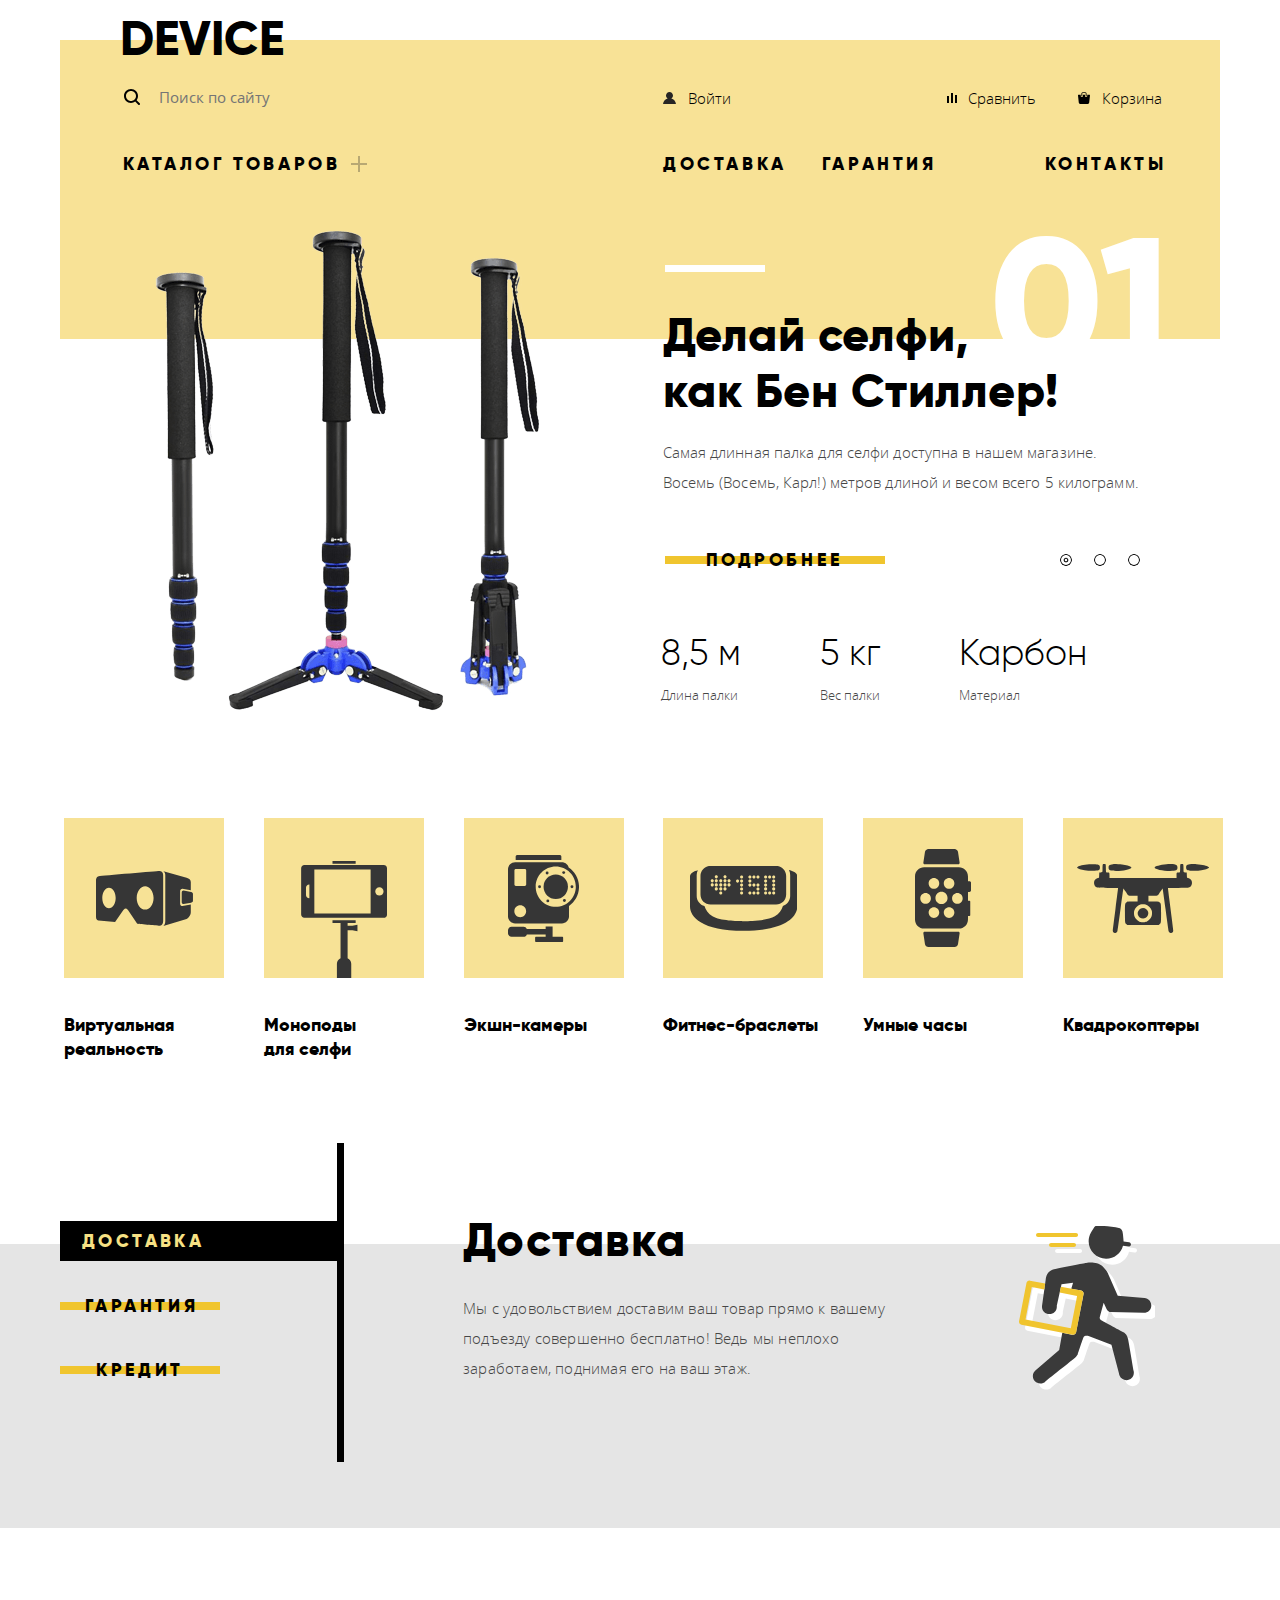
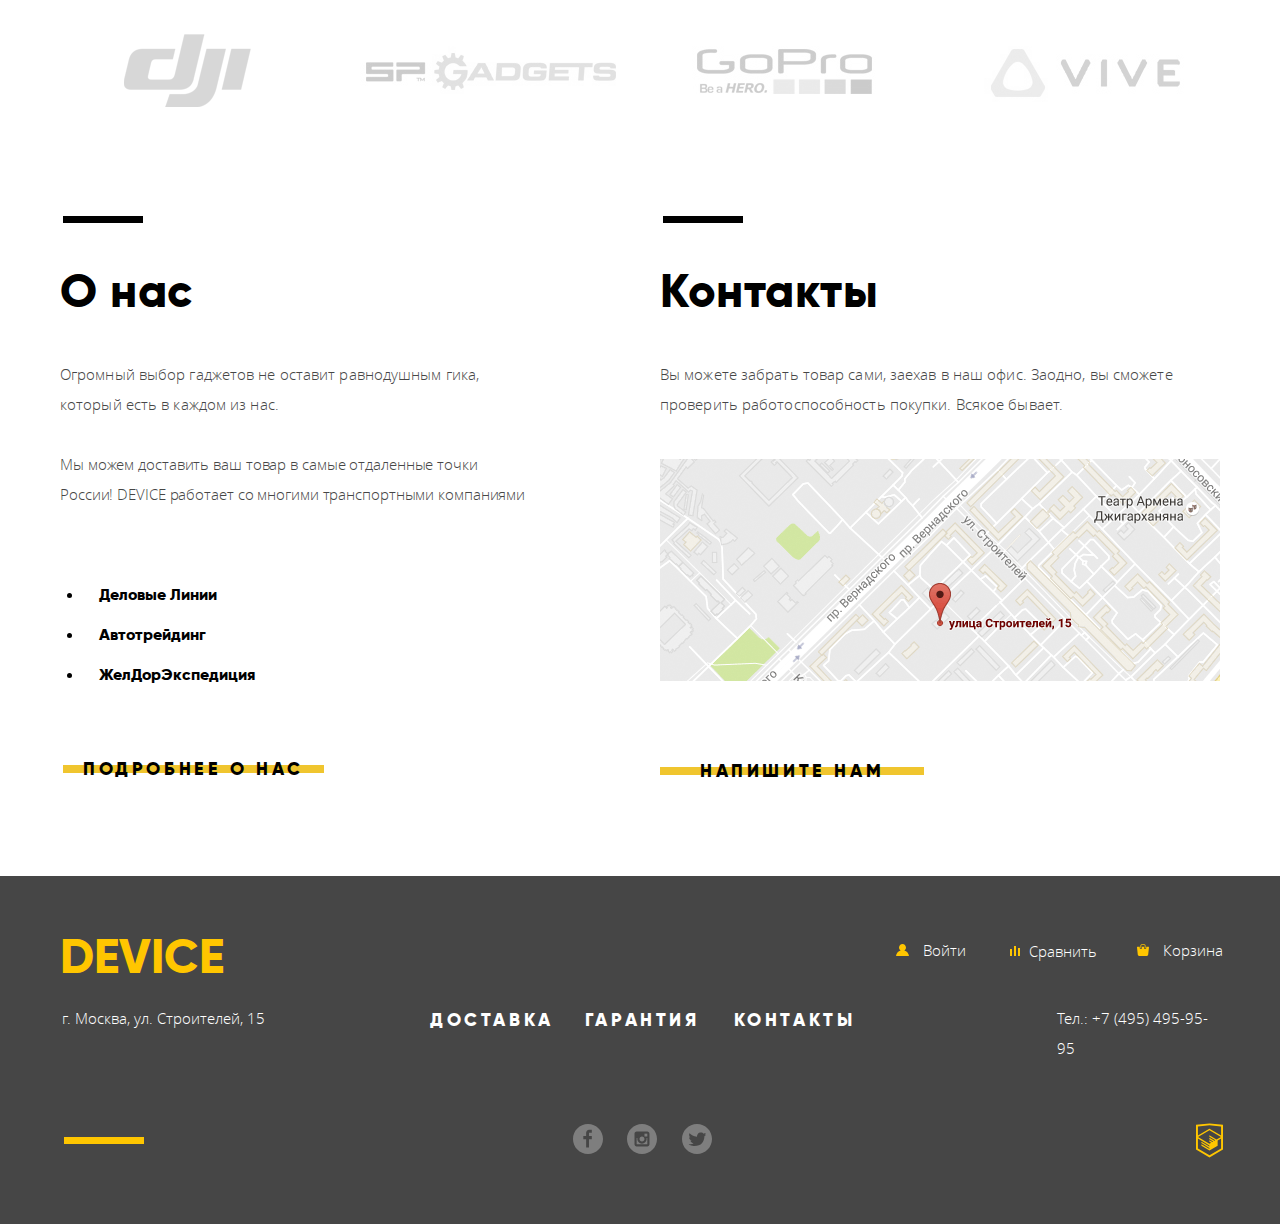
<file: index.html>
<!DOCTYPE html>
<html lang="ru">

<head>
  <meta charset="utf-8">
  <title>HTML Academy: Девайс</title>
  <link href="css/normalize.css" rel="stylesheet">
  <link href="css/style.min.css" rel="stylesheet">
</head>

<body>
  <header class="main-header container">
    <nav class="main-navigation">
      <div class="wrapper">
        <a class="main-header-logo">
            Device
          </a>
        <div class="main-header-middle index-columns">
          <form class="search" method="post" action="https://echo.htmlacademy.ru">
            <label class="search-label visually-hidden" for="search-field">Поиск по сайту</label>
            <input id="search-field" class="search-field" type="search" placeholder="Поиск по сайту">
            <button class="btn-search" type="submit">Найти</button>
          </form>
          <ul class="user-navigation">
            <li class="user-navigation-item header">
              <a class="user-navigation-link header-input-link" href="#">Войти</a>
            </li>
            <li class="user-navigation-item header header-compare-item">
              <a class="user-navigation-link header-compare-link" href="#">Сравнить</a>
            </li>
            <li class="user-navigation-item header header-cart-item">
              <a class="user-navigation-link header header-cart-link" href="#">Корзина</a>
            </li>
          </ul>
        </div>
        <ul class="site-navigation">
          <li class="site-navigation-item header header-item-catalog">
            <a class="site-navigation-link header-catalog-link" href="catalog.html">Каталог товаров</a>
            <div class="lvl2-container">
              <ul class="site-navigation-lvl2">
                <li class="site-navigation-item header-item-catalog lvl2"><a class="site-navigation-link lvl2" href="#">Виртуальная реальность</a></li>
                <li class="site-navigation-item header-item-catalog lvl2"><a class="site-navigation-link lvl2" href="#">Монопады для селфи</a></li>
                <li class="site-navigation-item header-item-catalog lvl2"><a class="site-navigation-link lvl2" href="#">Экшн-камеры</a></li>
              </ul>
              <ul class="site-navigation-lvl2">
                <li class="site-navigation-item header-item-catalog lvl2"><a class="site-navigation-link lvl2" href="#">Фитнес-браслеты</a></li>
                <li class="site-navigation-item header-item-catalog lvl2"><a class="site-navigation-link lvl2" href="#">Умные часы</a></li>
              </ul>
              <ul class="site-navigation-lvl2">
                <li class="site-navigation-item header-item-catalog lvl2"><a class="site-navigation-link lvl2" href="#">Квадрокоптеры</a></li>
              </ul>
            </div>
          </li>
          <li class="site-navigation-item header header-item-delivery">
            <a class="site-navigation-link" href="#">Доставка</a>
          </li>
          <li class="site-navigation-item header header-item-warranty">
            <a class="site-navigation-link" href="#">Гарантия</a>
          </li>
          <li class="site-navigation-item header header-item-contacts">
            <a class="site-navigation-link" href="#">Контакты</a>
          </li>
        </ul>
      </div>
    </nav>
  </header>
  <main>
    <h1 class="visually-hidden">Главная страница DEVICE</h1>
    <section class="popular-products wrapper">
      <h2 class="visually-hidden">Популярные товары</h2>
      <ul class="product-list">
        <li class="product-list-item show">
          <div class="left-side-of-slide">
            <img src="img/product-slide1.png" width="384" height="486" alt="Делай селфи, как Бен Стиллер!">
          </div>
          <div class="right-side-of-slide slide1">
            <p class="product-description">
              <b class="description-title">Делай селфи,<br> как Бен Стиллер!</b> Самая длинная палка для селфи доступна в нашем магазине. Восемь (Восемь, Карл!) метров длиной и весом всего 5 килограмм.
            </p>
            <a class="button" href="#">Подробнее</a>
            <table class="product-info">
              <tr class="first-string">
                <td class="first-string-cell">8,5 м</td>
                <td class="first-string-cell">5 кг</td>
                <td class="first-string-cell">Карбон</td>
              </tr>
              <tr class="second-string">
                <td class="second-string-cell">Длина палки</td>
                <td class="second-string-cell">Вес палки</td>
                <td class="second-string-cell">Материал</td>
              </tr>
            </table>
          </div>
        </li>
        <li class="product-list-item">
          <div class="left-side-of-slide">
            <img src="img/product-slide2.png" width="345" height="485" alt="Худеем правильно!">
          </div>
          <div class="right-side-of-slide slide2">
            <p class="product-description">
              <b class="description-title">Худеем правильно!</b> Мотивирующие фитнес-браслеты помогут найти в себе силы не пропускать занятия и соблюдать диету.
            </p>
            <a class="button" href="#">Подробнее</a>
            <table class="product-info">
              <tr>
                <td class="first-string-cell">48 часов</td>
              </tr>
              <tr>
                <td class="second-string-cell">Без подзарядки</td>
              </tr>
            </table>
          </div>
        </li>
        <li class="product-list-item">
          <div class="left-side-of-slide">
            <img src="img/product-slide3.png" width="526" height="334" alt="Порхает как бабочка, жалит как пчела!">
          </div>
          <div class="right-side-of-slide slide3">
            <p class="product-description">
              <b class="description-title">Порхает как бабочка, жалит как пчела!</b> Этот обычный, на первый взгляд, квадрокоптер оснащен мощным лазером, замаскированным под стандартную камеру.
            </p>
            <a class="button" href="#">Подробнее</a>
            <table class="product-info">
              <tr>
                <td class="first-string-cell">800 м</td>
                <td class="first-string-cell">50 м</td>
              </tr>
              <tr>
                <td class="second-string-cell">Дальность полета</td>
                <td class="second-string-cell">Радиус поражения</td>
              </tr>
            </table>
          </div>
        </li>
      </ul>
      <ul class="products-switches">
        <li class="products-switches-item">
          <button class="products-switches-btn checked"><span class="visually-hidden">Первый слайд</span></button>
        </li>
        <li class="products-switches-item">
          <button class="products-switches-btn"><span class="visually-hidden">Второй слайд</span></button>
        </li>
        <li class="products-switches-item">
          <button class="products-switches-btn"><span class="visually-hidden">Третий слайд</span></button>
        </li>
      </ul>
    </section>
    <section class="products-categories container">
      <h2 class="visually-hidden">Категории продуктов</h2>
      <ul class="products-categories-list index-columns">
        <li class="category">
          <a href="#">
            <div class="category-box">
              <img class="category-box-image" src="img/popular-1.svg" width="97" height="55" alt="Виртуальная реальность">
            </div>
            <b class="category-name">Виртуальная реальность</b>
          </a>
        </li>
        <li class="category">
          <a href="#">
            <div class="category-box">
              <img class="category-box-image" src="img/popular-2.svg" width="86" height="117" alt="Монопады для селфи">
            </div>
            <b class="category-name">Моноподы <br>для селфи</b>
          </a>
        </li>
        <li class="category">
          <a href="#">
            <div class="category-box">
              <img class="category-box-image" src="img/popular-3.svg" width="71" height="87" alt="Экшн-камеры">
            </div>
            <b class="category-name">Экшн-камеры</b>
          </a>
        </li>
        <li class="category">
          <a href="#">
            <div class="category-box">
              <img class="category-box-image" src="img/popular-4.svg" width="107" height="65" alt="Фитнес-браслеты">
            </div>
            <b class="category-name">Фитнес-браслеты</b>
          </a>
        </li>
        <li class="category">
          <a href="#">
            <div class="category-box">
              <img class="category-box-image" src="img/popular-5.svg" width="56" height="98" alt="Умные часы">
            </div>
            <b class="category-name">Умные часы</b>
          </a>
        </li>
        <li class="category">
          <a href="#">
            <div class="category-box">
              <img class="category-box-image" src="img/popular-6.svg" width="132" height="69" alt="Квадрокоптеры">
            </div>
            <b class="category-name">Квадрокоптеры</b>
          </a>
        </li>
      </ul>
    </section>
    <section class="services">
      <h2 class="visually-hidden">Сервисы</h2>
      <div class="index-columns container">
        <div class="services-left-side">
          <ul class="services-list">
            <li class="service active"><button class="service-btn">Доставка</button></li>
            <li class="service"><button class="service-btn">Гарантия</button></li>
            <li class="service"><button class="service-btn">Кредит</button></li>
          </ul>
        </div>
        <ul class="services-tabs">
          <li class="service-tab">
            <h3 class="service-title">Доставка</h3>
            <p class="service-description">
              Мы с удовольствием доставим ваш товар прямо к вашему подъезду совершенно бесплатно! Ведь мы неплохо заработаем, поднимая его на ваш этаж.
            </p>
          </li>
          <li class="service-tab visually-hidden">
            <h3 class="service-title">Гарантия</h3>
            <p class="service-description">
              Если из-за возгорания купленного у нас товара у вас сгорит дом — не переживайте, мы выдадим вам новый.<br>Товар, не дом, конечно же.
            </p>
          </li>
          <li class="service-tab visually-hidden">
            <h3 class="service-title">Кредит</h3>
            <p class="service-description">
              Залезть в долговую яму стало проще! Кредитные консультанты подберут для вас наиболее выгодные<br>условия кредита. Выгодные для нашего банка, разумеется.
            </p>
          </li>
        </ul>
      </div>
    </section>
    <section class="brands container">
      <h2 class="visually-hidden">Логотипы брендов</h2>
      <ul class="brands-list">
        <li class="brand">
          <img src="img/partner-logo1.png" width="260" height="100" alt="DJI">
        </li>
        <li class="brand">
          <img src="img/partner-logo2.png" width="260" height="100" alt="SP Gadgets">
        </li>
        <li class="brand">
          <img src="img/partner-logo3.png" width="260" height="100" alt="GoPro">
        </li>
        <li class="brand">
          <img src="img/partner-logo4.png" width="260" height="100" alt="VIVE">
        </li>
      </ul>
    </section>
    <div class="index-columns container">
      <section class="about-us">
        <h2 class="about-us-title">О нас</h2>
        <p>
          Огромный выбор гаджетов не оставит равнодушным гика, который есть в каждом из нас.
        </p>
        <p>
          Мы можем доставить ваш товар в самые отдаленные точки России! DEVICE работает со многими транспортными компаниями
        </p>
        <ul class="partners-list">
          <li class="partners-list-item">Деловые Линии</li>
          <li class="partners-list-item">Автотрейдинг</li>
          <li class="partners-list-item">ЖелДорЭкспедиция</li>
        </ul>
        <a class="button" href="#">Подробнее о нас</a>
      </section>
      <section class="contacts">
        <h2 class="contacts-title">Контакты</h2>
        <p>
          Вы можете забрать товар сами, заехав в наш офис. Заодно, вы сможете проверить работоспособность покупки. Всякое бывает.
        </p>
        <a class="btn-map-popup" href="#">
            <img src="img/map.png"  width="560" height="222"
            alt="улица Строителей, 15">
          </a>
        <a class="button btn-write-us" href="#">Напишите нам</a>
      </section>
    </div>
  </main>
  <footer class="main-footer">
    <div class="main-footer-wrapper container">
      <div class="footer-top index-columns">
        <a class="main-footer-logo" href="index.html">
            Device
          </a>
        <ul class="user-navigation footer">
          <li class="user-navigation-item footer footer-input-item">
            <a class="user-navigation-link footer footer-input-link" href="#">Войти</a>
          </li>
          <li class="user-navigation-item footer footer-compare-item">
            <a class="user-navigation-link footer footer-compare-link" href="#">Сравнить</a>
          </li>
          <li class="user-navigation-item footer footer-cart-item">
            <a class="user-navigation-link footer footer-cart-link" href="#">Корзина</a>
          </li>
        </ul>
      </div>
      <div class="footer-middle index-columns">
        <p class="footer-contact-address">
          г. Москва, ул. Строителей, 15
        </p>
        <ul class="site-navigation">
          <li class="site-navigation-item footer">
            <a class="site-navigation-link footer-item-delivery" href="#">Доставка</a>
          </li>
          <li class="site-navigation-item footer footer-item-warranty">
            <a class="site-navigation-link" href="#">Гарантия</a>
          </li>
          <li class="site-navigation-item footer footer-item-contacts">
            <a class="site-navigation-link" href="#">Контакты</a>
          </li>
        </ul>
        <p class="contact-phone">
          Тел.: +7 (495) 495-95-95
        </p>
      </div>
      <div class="footer-bottom index-columns">
        <ul class="footer-social">
          <li><a class="social-button facebook" href="#"><span class="visually-hidden">Фейсбук</span></a></li>
          <li><a class="social-button instagram" href="#"><span class="visually-hidden">Инстаграм</span></a></li>
          <li><a class="social-button twitter" href="#"><span class="visually-hidden">Твиттер</span></a></li>
        </ul>
        <p class="footer-copyright">
          <a class="footer-copyright-link" href="https://htmlacademy.ru/intensive/htmlcss"></a>
        </p>
      </div>
    </div>
  </footer>
  <section class="modal modal-write-us">
    <h2 class="visually-hidden">Напишите нам</h2>
    <form class="write-us-form" method="post" action="https://echo.htmlacademy.ru">
      <p class="half-width">
        <label for="write-us-name">Ваше имя:</label>
        <input id="write-us-name" class="half-width-input" type="text" placeholder="Имя Фамилия" name="name">
      </p>
      <p class="half-width">
        <label for="write-us-email">Ваш e-mail:</label>
        <input id="write-us-email" class="half-width-input" type="email" placeholder="email@example.com" name="e-mail">
      </p>
      <p class="full-width">
        <label for="write-us-message">Текст письма</label>
        <textarea id="write-us-message" class="write-us-message" rows="7" placeholder="В свободной форме" name="text"></textarea>

      </p>
      <button class="button button-send" type="submit">Отправить</button>
    </form>
    <button class="button-close" type="button"><span class="visually-hidden">Закрыть</span></button>
  </section>
  <section class="modal modal-map">
    <h2 class="visually-hidden">Карта</h2>
    <iframe src="https://yandex.ru/map-widget/v1/-/CBetyIHH1B" width="960" height="559"></iframe>
    <img class="visually-hidden" src="img/map-big.jpg" width="960" height="559" alt="улица Строителей, 15">
    <button class="button-close" type="button"><span class="visually-hidden">Закрыть</span></button>
  </section>
  <script src="js/script.min.js"></script>
</body>

</html>
</file>
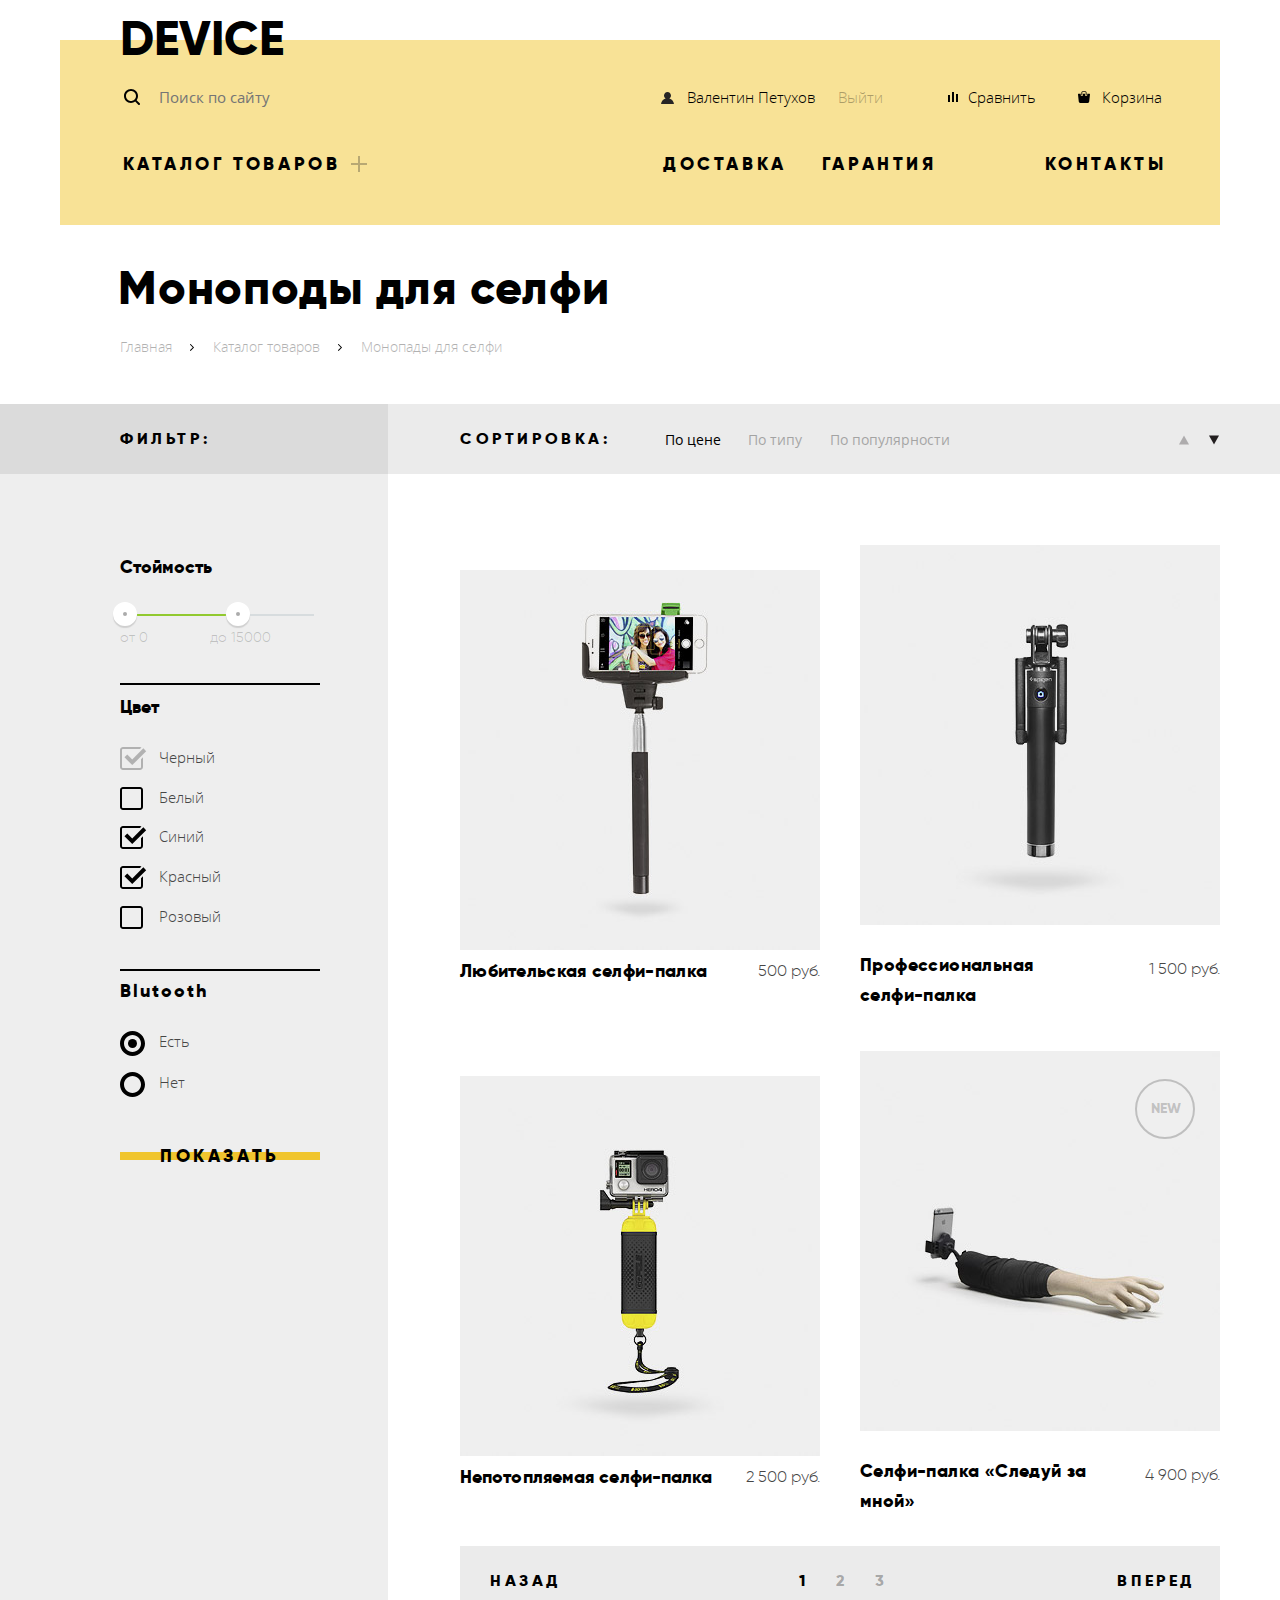
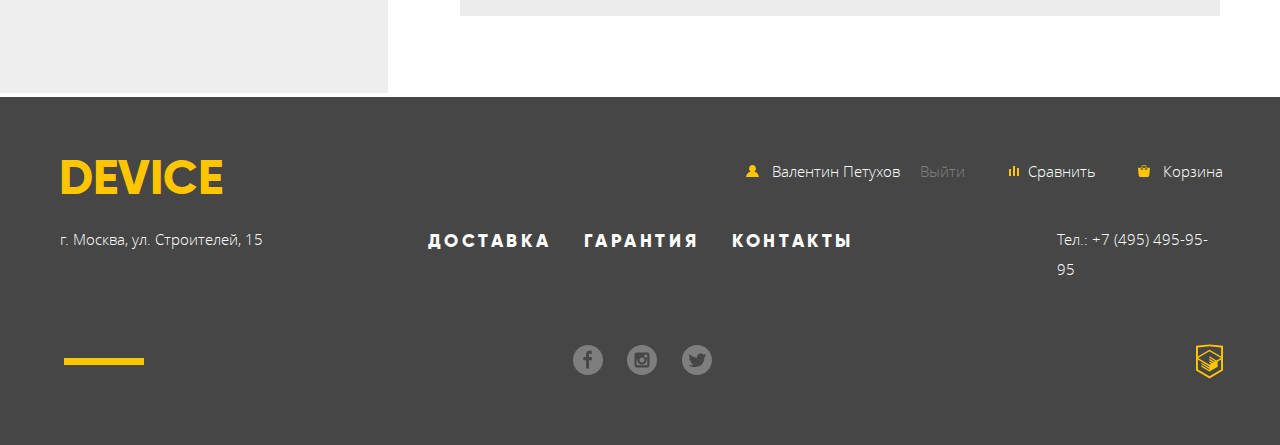
<file: catalog.html>
<!DOCTYPE html>
<html lang="ru">

<head>
  <meta charset="utf-8">
  <title>HTML Academy: Девайс</title>
  <link href="css/normalize.css" rel="stylesheet">
  <link href="css/style.min.css" rel="stylesheet">
</head>

<body class="inner">
  <header class="main-header container">
    <nav class="main-navigation">
      <div class="wrapper">
        <a class="main-header-logo" href="index.html">
            Device
          </a>
        <div class="main-header-middle index-columns">
          <form class="search" method="post" action="https://echo.htmlacademy.ru">
            <label class="search-label visually-hidden" for="search-field">Поиск по сайту</label>
            <input id="search-field" class="search-field" type="search" placeholder="Поиск по сайту">
            <button class="btn-search" type="submit">Найти</button>
          </form>
          <ul class="user-navigation header-user-navigation">
            <li class="user-navigation-item header header-profile-item">
              <a class="user-navigation-link header-profile-link" href="#">Валентин Петухов</a>
            </li>
            <li class="user-navigation-item header header-exit-item">
              <a class="user-navigation-link header-exit-link" href="#">Выйти</a>
            </li>
            <li class="user-navigation-item header header-compare-item">
              <a class="user-navigation-link header-compare-link" href="#">Сравнить</a>
            </li>
            <li class="user-navigation-item header header-cart-item">
              <a class="user-navigation-link header-cart-link" href="#">Корзина</a>
            </li>
          </ul>
        </div>
        <ul class="site-navigation">
          <li class="site-navigation-item header header-item-catalog">
            <a class="site-navigation-link header-catalog-link" href="catalog.html">Каталог товаров</a>
            <div class="lvl2-container">
              <ul class="site-navigation-lvl2">
                <li class="site-navigation-item header-item-catalog lvl2"><a class="site-navigation-link lvl2" href="#">Виртуальная реальность</a></li>
                <li class="site-navigation-item header-item-catalog lvl2"><a class="site-navigation-link lvl2" href="#">Монопады для селфи</a></li>
                <li class="site-navigation-item header-item-catalog lvl2"><a class="site-navigation-link lvl2" href="#">Экшн-камеры</a></li>
              </ul>
              <ul class="site-navigation-lvl2">
                <li class="site-navigation-item header-item-catalog lvl2"><a class="site-navigation-link lvl2" href="#">Фитнес-браслеты</a></li>
                <li class="site-navigation-item header-item-catalog lvl2"><a class="site-navigation-link lvl2" href="#">Умные часы</a></li>
              </ul>
              <ul class="site-navigation-lvl2">
                <li class="site-navigation-item header-item-catalog lvl2"><a class="site-navigation-link lvl2" href="#">Квадрокоптеры</a></li>
              </ul>
            </div>
          </li>
          <li class="site-navigation-item header header-item-delivery">
            <a class="site-navigation-link" href="#">Доставка</a>
          </li>
          <li class="site-navigation-item header header-item-warranty">
            <a class="site-navigation-link" href="#">Гарантия</a>
          </li>
          <li class="site-navigation-item header header-item-contacts">
            <a class="site-navigation-link" href="#">Контакты</a>
          </li>
        </ul>
      </div>
    </nav>
  </header>
  <main>
    <div class="wrapper block">
      <h1 class="main-title">Моноподы для селфи</h1>
      <ul class="breadcrumbs">
        <li class="breadcrumbs-item">
          <a class="breadcrumbs-item-link" href="index.html">Главная</a>
        </li>
        <li class="breadcrumbs-item">
          <a class="breadcrumbs-item-link" href="catalog.html">Каталог товаров</a>
        </li>
        <li class="breadcrumbs-item-current">
          Монопады для селфи
        </li>
      </ul>
    </div>
    <div class="wrapper-inner">
      <div class="inner index-columns ">
        <section class="filters">
          <h2 class="filters-title">Фильтр:</h2>
          <form class="filter" method="get" action="https://echo.htmlacademy.ru">
            <fieldset class="filter-by-price">
              <legend>Cтоймость</legend>
              <div class="range-filter">
                <div class="range-controls">
                  <div class="scale">
                    <div class="bar"></div>
                  </div>
                  <div class="toggle toggle-min"></div>
                  <div class="toggle toggle-max"></div>
                </div>
                <div class="price-controls">
                  <label class="min-price">от <input name="min-price" type="text" value="0"></label>
                  <label class="max-price">до <input name="max-price" type="text" value="15000"></label>
                </div>
              </div>

            </fieldset>
            <fieldset class="filter-by-color">
              <legend>Цвет</legend>
              <p>
                <label>
                  <input class="visually-hidden filter-checkbox" type="checkbox" name="black" checked disabled>
                  <span class="checkbox-indicator"></span>
                  Черный
                </label>
              </p>
              <p>
                <label>
                  <input class="visually-hidden filter-checkbox" type="checkbox" name="white">
                  <span class="checkbox-indicator"></span>
                  Белый
                </label>
              </p>
              <p>
                <label>
                  <input class="visually-hidden filter-checkbox" type="checkbox" name="blue" checked>
                  <span class="checkbox-indicator"></span>
                  Синий
                </label>
              </p>
              <p>
                <label>
                  <input class="visually-hidden filter-checkbox" type="checkbox" name="red" checked>
                  <span class="checkbox-indicator"></span>
                  Красный
                </label>
              </p>
              <p>
                <label>
                  <input class="visually-hidden filter-checkbox" type="checkbox" name="pink">
                  <span class="checkbox-indicator"></span>
                  Розовый
                </label>
              </p>
            </fieldset>
            <fieldset class="filter-availability-blutooth">
              <legend>Blutooth</legend>
              <p>
                <label>
                  <input class="visually-hidden filter-radio" type="radio" name="blutoot-radio-button" checked>
                  <span class="radio-indicator"></span>
                  Есть
                </label>
              </p>
              <p>
                <label>
                  <input class="visually-hidden filter-radio" type="radio"  name="blutoot-radio-button">
                  <span class="radio-indicator"></span>
                  Нет
                </label>
              </p>
            </fieldset>
            <button class="button" type="submit">Показать</button>
          </form>
        </section>
        <div class="right-column">
          <section class="sort-products">
            <h2 class="sort-products-title">Сортировка:</h2>
            <ul class="sort-by-type list">
              <li class="sort-by-price "><a class="current" href="#">По цене</a></li>
              <li class="sort-by-type item"><a href="#">По типу</a></li>
              <li class="sort-by-popularity"><a href="#">По популярности</a></li>
            </ul>
            <ul class="sort-by-order">
              <li class="sort-by-descending"><a class="descending-link" href="#"><span class="visually-hidden">По убыванию</span></a></li>
              <li class="sort-by-ascending"><a class="current ascending-link" href="#"><span class="visually-hidden">По возрастанию</span></a></li>
            </ul>
          </section>
          <section class="catalog container">
            <h2 class="visually-hidden">Список товаров монопады для селфи</h2>
            <ul class="catalog-list">
              <li class="catalog-item">
                <h3 class="catalog-item-title">
                  <a class="catalog-item-link" href="catalog-item.html">
                   Любительская селфи-палка
                 </a>
                </h3>
                <p class="catalog-item-price">
                  <span class="item-price-element">500 руб.</span>
                </p>
                <p class="catalog-item-image">
                  <img width="360" height="380" src="img/product-item-1.jpg" alt="Любительская селфи-палка">
                </p>
                <p class="catalog-item-links">
                  <a class="button" href="#">В корзину</a>
                  <a class="btn-to-comparison" href="#">Добавить к сравнению</a>
                </p>
              </li>

              <li class="catalog-item">
                <h3 class="catalog-item-title">
                  <a class="catalog-item-link" href="catalog-item.html">
                   Профессиональная <br>селфи-палка
                 </a>
                </h3>
                <p class="catalog-item-price">
                  <span class="item-price-element">1 500 руб.</span>
                </p>
                <p class="catalog-item-image">
                  <img width="360" height="380" src="img/product-item-2.jpg" alt="Профессиональная селфи-палка">
                </p>
                <p class="catalog-item-links">
                  <a class="button" href="#">В корзину</a>
                  <a class="btn-to-comparison" href="#">Добавить к сравнению</a>
                </p>
              </li>

              <li class="catalog-item">
                <h3 class="catalog-item-title">
                  <a class="catalog-item-link" href="catalog-item.html">
                   Непотопляемая селфи-палка
                 </a>
                </h3>
                <p class="catalog-item-price">
                  <span class="item-price-element">2 500 руб.</span>
                </p>
                <p class="catalog-item-image">
                  <img width="360" height="380" src="img/product-item-3.jpg" alt="Непотопляемая селфи-палка">
                </p>
                <p class="catalog-item-links">
                  <a class="button" href="#">В корзину</a>
                  <a class="btn-to-comparison" href="#">Добавить к сравнению</a>
                </p>
              </li>

              <li class="catalog-item new-item">
                <h3 class="catalog-item-title">
                  <a class="catalog-item-link" href="catalog-item.html">
                   Селфи-палка «Следуй за мной»
                 </a>
                </h3>
                <p class="catalog-item-price">
                  <span class="item-price-element">4 900 руб.</span>
                </p>
                <p class="catalog-item-image">
                  <img width="360" height="380" src="img/product-item-4.jpg" alt="Селфи-палка «Следуй за мной»">
                </p>
                <p class="catalog-item-links">
                  <a class="button" href="#">В корзину</a>
                  <a class="btn-to-comparison" href="#">Добавить к сравнению</a>
                </p>
              </li>
            </ul>
            <ul class="pagination-list">
              <li class="pagination-item pagination-item-back"><a class="item-link pagination-link-back" href="#">Назад</a></li>
              <li class="pagination-item pagination-item-current"><a class="item-link pagination-link-current number" href="#">1</a></li>
              <li class="pagination-item"><a class="item-link number" href="#">2</a></li>
              <li class="pagination-item"><a class="item-link number" href="#">3</a></li>
              <li class="pagination-item pagination-item-next"><a class="item-link pagination-link-next" href="#">Вперед</a></li>
            </ul>
          </section>
        </div>
      </div>
    </div>
  </main>
  <footer class="main-footer">
    <div class="main-footer-wrapper container">
      <div class="footer-top">
        <div class="footer-top index-columns">
          <a class="main-footer-logo" href="index.html">
             Device
           </a>
          <ul class="user-navigation footer">
            <li class="user-navigation-item footer footer-profile-item">
              <a class="user-navigation-link footer footer-profile-link" href="#">Валентин Петухов</a>
            </li>
            <li class="user-navigation-item footer footer-exit-item">
              <a class="user-navigation-link footer footer-exit-link" href="#">Выйти</a>
            </li>
            <li class="user-navigation-item footer footer-compare-item">
              <a class="user-navigation-link footer footer-compare-link" href="#">Сравнить</a>
            </li>
            <li class="user-navigation-item footer footer-cart-item">
              <a class="user-navigation-link footer footer-cart-link" href="#">Корзина</a>
            </li>
          </ul>
        </div>
      </div>
      <div class="footer-middle index-columns">
        <p class="footer-contact-address">
          г. Москва, ул. Строителей, 15
        </p>
        <ul class="site-navigation footer">
          <li class="site-navigation-item footer footer-item-delivery">
            <a class="site-navigation-link" href="#">Доставка</a>
          </li>
          <li class="site-navigation-item footer footer-item-warranty">
            <a class="site-navigation-link" href="#">Гарантия</a>
          </li>
          <li class="site-navigation-item footer footer-item-contacts">
            <a class="site-navigation-link" href="#">Контакты</a>
          </li>
        </ul>
        <p class="contact-phone">
          Тел.: +7 (495) 495-95-95
        </p>
      </div>
      <div class="footer-bottom index-columns">
        <ul class="footer-social">
          <li><a class="social-button facebook" href="#"><span class="visually-hidden">Фейсбук</span></a></li>
          <li><a class="social-button instagram" href="#"><span class="visually-hidden">Инстаграм</span></a></li>
          <li><a class="social-button twitter" href="#"><span class="visually-hidden">Твиттер</span></a></li>
        </ul>
        <p class="footer-copyright">
          <a class="footer-copyright-link" href="https://htmlacademy.ru/intensive/htmlcss"></a>
        </p>
      </div>
    </div>
  </footer>
</body>

</html>
</file>
<file: css/style.min.css>
@-webkit-keyframes bounce{0%{-webkit-transform:translateY(-2000px);transform:translateY(-2000px)}70%{-webkit-transform:translateY(30px);transform:translateY(30px)}90%{-webkit-transform:translateY(-10px);transform:translateY(-10px)}to{-webkit-transform:translateY(0);transform:translateY(0)}}@keyframes bounce{0%{-webkit-transform:translateY(-2000px);transform:translateY(-2000px)}70%{-webkit-transform:translateY(30px);transform:translateY(30px)}90%{-webkit-transform:translateY(-10px);transform:translateY(-10px)}to{-webkit-transform:translateY(0);transform:translateY(0)}}@-webkit-keyframes shake{0%,to{-webkit-transform:translateX(0);transform:translateX(0)}10%,30%,50%,70%,90%{-webkit-transform:translateX(-10px);transform:translateX(-10px)}20%,40%,60%,80%{-webkit-transform:translateX(10px);transform:translateX(10px)}}@keyframes shake{0%,to{-webkit-transform:translateX(0);transform:translateX(0)}10%,30%,50%,70%,90%{-webkit-transform:translateX(-10px);transform:translateX(-10px)}20%,40%,60%,80%{-webkit-transform:translateX(10px);transform:translateX(10px)}}@font-face{font-family:"gilroy";src:url(../fonts/gilroyextrabold.woff2) format("woff2"),url(../fonts/gilroyextrabold.woff) format("woff");font-weight:700;font-style:normal}@font-face{font-family:"Open Sans";src:url(../fonts/opensanslight.woff2) format("woff2"),url(../fonts/opensanslight.woff) format("woff");font-weight:300;font-style:normal}@font-face{font-family:"Open Sans";src:url(../fonts/opensansregular.woff2) format("woff2"),url(../fonts/opensansregular.woff) format("woff");font-weight:400;font-style:normal}@font-face{font-family:"gilroy";src:url(../fonts/gilroylight.woff2) format("woff2"),url(../fonts/gilroylight.woff) format("woff");font-weight:400;font-style:normal}body{font-family:"Open Sans",Arial,sans-serif;font-size:15px;line-height:30px;font-weight:300;color:#464646;min-width:1200px;background-color:#fff}a{text-decoration:none}.visually-hidden{position:absolute;width:1px;height:1px;margin:-1px;border:0;padding:0;white-space:nowrap;-webkit-clip-path:inset(100%);clip-path:inset(100%);clip:rect(0 0 0 0);overflow:hidden}.container{width:1160px;margin:0 auto;padding:0 20px}.wrapper{position:relative;width:1045px;margin:0 auto}.main-header .main-navigation{background-color:#f7e296;background-image:url(../img/pat-header.jpg);background-repeat:repeat;margin-top:40px}.inner .main-navigation{padding-bottom:24px;margin-bottom:0}.main-header-logo,.main-title{font-family:"gilroy",Arial,sans-serif;line-height:48px;font-weight:700;color:#000}.main-title{margin:0 auto 18px;letter-spacing:.8px;padding-left:1px;width:1045px;font-size:47px}.wrapper.block{width:1160px}.main-header-logo{position:absolute;top:-25px;left:2px;font-size:48px;text-transform:uppercase}.main-footer-logo:hover,.main-header-logo:hover,.main-navigation .search-field:hover{opacity:.6}.main-footer-logo:active,.main-header-logo:active{opacity:.3}.main-navigation .search{width:440px;position:relative;display:-webkit-box;display:-ms-flexbox;display:flex}.main-navigation .search-label{opacity:.3}.main-navigation .search-field{width:355px;padding:0 41px;background-color:transparent;background-image:url(../img/search.svg);background-position:6px 50%;background-repeat:no-repeat;background-size:16px 16px;border:0;border-bottom:2px solid transparent;line-height:30px;color:#000}.main-navigation .search-field:focus{opacity:1;border-bottom:2px solid #000}.search-field+.btn-search:active,.search-field:focus+.btn-search{display:-webkit-box;display:-ms-flexbox;display:flex}.main-navigation .btn-search{display:none;-webkit-box-pack:center;-ms-flex-pack:center;justify-content:center;-webkit-box-align:center;-ms-flex-align:center;align-items:center;width:85px;border:2px solid #000;background-color:transparent;padding:14px 6px;position:absolute;right:0;bottom:0}.main-navigation .btn-search:hover{color:#fff;background-color:#000}.main-navigation .btn-search:active{color:rgba(255,255,255,.3)}.main-navigation .site-navigation-link,.main-navigation .user-navigation-link{color:#000}.site-navigation-link:not(.lvl2){font-family:"gilroy",Arial,sans-serif;font-size:18px;line-height:24px;font-weight:700;letter-spacing:3.6px;text-transform:uppercase}.header-catalog-link{position:relative;padding-right:26px}.header-item-catalog:hover>.lvl2-container{z-index:2;visibility:visible}.header-item-catalog:hover .site-navigation-lvl2{visibility:visible}.header-item-catalog:hover .site-navigation-lvl2:first-child{margin-left:63px}.header-item-catalog:hover .site-navigation-lvl2:nth-child(2){margin-left:60px}.header-item-catalog:hover .site-navigation-lvl2:last-child{margin-left:77px}.header-catalog-link::after{content:"";position:absolute;background-image:url(../img/plus.svg);background-repeat:no-repeat;width:16px;height:16px;right:0;top:50%;margin-top:-8px;opacity:.3}.inner .site-navigation-item.footer:nth-child(3n),.inner .site-navigation-item.footer:nth-child(3n+2){margin-left:33px}.site-navigation-item.footer:nth-child(3n){margin-left:34px}.site-navigation-item.footer:nth-child(3n+2){margin-left:31px}.header-item-warranty{margin-left:35px}.site-navigation-item.header:nth-child(2):not(.lvl2){margin-left:auto}.site-navigation-item.header:nth-child(3):not(.lvl2){margin-left:35px}.site-navigation-item.header:nth-child(4):not(.lvl2){margin-left:108px}.site-navigation-item.header:not(.lvl2){margin-left:10px}.site-navigation-item.header:nth-child(1):not(.lvl2){margin-left:0}.site-navigation-lvl2{display:-webkit-box;display:-ms-flexbox;display:flex;-webkit-box-orient:vertical;-webkit-box-direction:normal;-ms-flex-direction:column;flex-direction:column;margin:0;padding:0;visibility:hidden}.inner .site-navigation-lvl2{visibility:hidden}.header-item-catalog:not(.lvl2){padding-left:5px;position:relative}.lvl2-container{width:1160px;background-color:#f7e296;position:absolute;top:30px;left:-57px;z-index:-1;padding-top:17px;padding-bottom:53px;display:-webkit-box;display:-ms-flexbox;display:flex}.inner .lvl2-container,.lvl2-container{visibility:hidden}.user-navigation-link{font-family:"Open Sans",Arial,sans-serif;font-weight:300}.footer-exit-link,.header-exit-link{opacity:.3}.main-navigation .site-navigation-link.catalog{position:relative}.main-navigation .site-navigation-link.catalog::before .main-navigation .site-navigation-link.lvl2,.site-navigation-link.lvl2{line-height:36px}.user-navigation .user-navigation-link:hover{opacity:.6}.user-navigation .user-navigation-link:active{opacity:.3}.site-navigation .site-navigation-link:hover{color:rgba(0,0,0,.6)}.site-navigation .site-navigation-link:active{color:rgba(0,0,0,.3)}.main-footer .site-navigation-link:active{opacity:.3}.main-footer .site-navigation-link:hover{color:rgba(255,255,255,.6)}.site-navigation,.site-navigation ul,.user-navigation{list-style:none}.breadcrumbs-item{padding-right:26px;margin-right:15px;position:relative}.breadcrumbs-item:first-child{padding-left:2px}.breadcrumbs-item::after{content:"";width:4px;height:7px;display:block;position:absolute;background-image:url(../img/nav-arrow.svg);background-repeat:no-repeat;background-size:4px 7px;right:4px;top:50%;margin-top:-2px}.breadcrumbs .breadcrumbs-item-current,.breadcrumbs .breadcrumbs-item-link{font-family:"Open Sans",Arial,sans-serif;font-size:14px;line-height:24px;font-weight:300;color:#000;opacity:.3}.breadcrumbs .breadcrumbs-item-current:hover,.breadcrumbs .breadcrumbs-item-link:hover,.sort-by-order a:hover,.sort-by-type a:hover{opacity:.6}.breadcrumbs .breadcrumbs-item-current:active,.breadcrumbs .breadcrumbs-item-link:active{opacity:.1}.sort-by-type,.sort-products,.sort-products .sort-by-order{display:-webkit-box;display:-ms-flexbox;display:flex;-ms-flex-wrap:wrap;flex-wrap:wrap}.sort-products{width:760px;padding-left:72px;background-image:-webkit-linear-gradient(top,#ebebeb 0,#ebebeb 100%,#fff 100%);background-image:-o-linear-gradient(top,#ebebeb 0,#ebebeb 100%,#fff 100%);background-image:linear-gradient(to bottom,#ebebeb 0,#ebebeb 100%,#fff 100%);-webkit-box-align:start;-ms-flex-align:start;align-items:flex-start}.inner.index-columns .sort-products-title{display:inline-block;vertical-align:baseline;margin-right:54px}.sort-by-type,.sort-products .sort-by-order{-webkit-box-align:baseline;-ms-flex-align:baseline;align-items:baseline;-webkit-box-pack:justify;-ms-flex-pack:justify;justify-content:space-between}.sort-products .sort-by-order{margin-left:auto;width:41px}.filters .filters-title,.sort-products-title{font-family:"gilroy",Arial,sans-serif;font-size:16px;line-height:24px;font-weight:700;text-transform:uppercase;letter-spacing:3.6px;color:#000;padding:23px 0;margin:0}.range-filter{width:200px;margin-top:21px;margin-bottom:26px}.range-controls{position:relative;margin-bottom:9px;padding-top:14px;padding-right:6px;padding-left:6px}.range-controls .scale{height:2px;background:#d7dcde}.range-controls .bar{width:60%;height:2px;background:#91c92f}.range-controls .toggle{position:absolute;top:2px;left:0;width:4px;height:4px;padding:0;border:10px solid #fff;background-color:#ababab;border-radius:50%;-webkit-box-shadow:0 2px 1px 0 #cfcfcf;box-shadow:0 2px 1px 0 #cfcfcf;cursor:pointer}.range-controls .toggle-min{left:-7px}.range-controls .toggle-max{left:106px}.price-controls{font-size:0}.price-controls input,.price-controls label{font-family:"gilroy",Arial,sans-serif;font-size:14px;font-weight:400;line-height:24px;color:rgba(0,0,0,.2)}.price-controls label{display:inline-block;vertical-align:baseline;width:43%}.price-controls input{text-align:left;width:61px;padding:0;border:0;background-color:transparent}.max-price{text-align:right}.filter-by-color,.filter-by-price{padding:0;border:0;border-bottom:2px solid #000;margin:81px 0 0}.filter-by-color{margin:10px 0 0}.filter-by-color legend{margin-bottom:23px}.filter-by-color p{margin:0 0 10px}.filter-by-color p:nth-child(3){margin-bottom:9px}.filter-by-color p:last-child{margin-bottom:38px}.filter-availability-blutooth{padding:0;margin:8px 0 36px;border:0}.filter-availability-blutooth legend{letter-spacing:2px;display:block;margin-bottom:23px}.filter-availability-blutooth p{margin:0 0 11px}.filter-availability-blutooth p:last-child{margin-bottom:0}.filters .button{padding:11px 40px;background-image:-webkit-linear-gradient(top,transparent 19px,#f0c52e 19px,#f0c52e 27px,transparent 27px);background-image:-o-linear-gradient(top,transparent 19px,#f0c52e 19px,#f0c52e 27px,transparent 27px);background-image:linear-gradient(to bottom,transparent 19px,#f0c52e 19px,#f0c52e 27px,transparent 27px)}.filters .filters-title,form.filter{width:200px}.filter-availability-blutooth legend,.filter-by-color legend,.filter-by-price legend{font-family:"gilroy",Arial,sans-serif;font-size:18px;line-height:24px;font-weight:700;color:#000}.filters input:disabled+label{color:#a6a6a6}.checkbox-indicator,.radio-indicator{display:inline-block;background-image:url(../img/checkbox-off.svg);background-repeat:no-repeat;width:23px;height:24px;margin-right:12px;vertical-align:middle}.radio-indicator{background-image:url(../img/radio-off.svg);width:25px;height:25px;margin-right:10px}.filter-checkbox:checked+.checkbox-indicator{width:27px;margin-right:8px;background-image:url(../img/checkbox-on.svg)}.filter-radio:checked+.radio-indicator{background-image:url(../img/radio-on.svg)}.filter-checkbox:hover:not(:disabled)+.checkbox-indicator,.filter-radio:hover:not(:disabled)+.radio-indicator{opacity:.6}.filter-checkbox:active:not(:disabled)+.checkbox-indicator,.filter-radio:active:not(:disabled)+.radio-indicator{opacity:1}.filter-checkbox:checked:hover:not(:disabled)+.checkbox-indicator,.filter-radio:checked:hover:not(:disabled)+.radio-indicator{opacity:.6}.filter-checkbox:checked:active:not(:disabled)+.checkbox-indicator,.filter-radio:checked:active:not(:disabled)+.radio-indicator{opacity:1}.filter-checkbox:disabled+.checkbox-indicator,.filter-radio:disabled+.radio-indicator{opacity:.25}.filter-checkbox:focus+.checkbox-indicator,.filter-radio:focus+.radio-indicator{border-color:#663d15;outline:thin dotted;outline:2px auto -webkit-focus-ring-color}.sort-products ul{list-style:none;margin:auto 0;padding:0}.sort-by-type.list{width:285px}.sort-by-type a{font-family:"Open Sans",Arial,sans-serif;font-size:14px;line-height:18px;font-weight:400}.ascending-link::after,.descending-link::after{content:"";display:inline-block;vertical-align:baseline;width:11px;height:10px;background-repeat:no-repeat;background-size:10px 10px}.descending-link::after{background-image:url(../img/icon-up-dir.svg)}.ascending-link::after{background-image:url(../img/icon-down-dir.svg)}.sort-by-order a,.sort-by-type a{opacity:.3;color:#000}.sort-by-order a.current,.sort-by-order a:active,.sort-by-type a.current,.sort-by-type a:active{opacity:1}.catalog .catalog-item-link{font-family:"gilroy",Arial,sans-serif;font-size:18px;line-height:24px;font-weight:700;color:#000;letter-spacing:.2px;vertical-align:top}.catalog-item:nth-child(1) .catalog-item-link{letter-spacing:.3px}.catalog-item:nth-child(1) .catalog-item-image{margin-bottom:0}.catalog-item:nth-child(2) .catalog-item-link{letter-spacing:.4px}.catalog-item:nth-child(2) .catalog-item-image{margin-bottom:19px}.catalog-item:nth-child(3) .catalog-item-link{letter-spacing:.1px}.catalog-item:nth-child(3) .catalog-item-image{margin-bottom:0}.catalog-item:nth-child(4) .catalog-item-link{letter-spacing:.4px}.catalog-item:nth-child(4) .catalog-item-image{margin-bottom:19px}.catalog-item-price span{font-family:"gilroy",Arial,sans-serif;font-size:16px;line-height:24px;font-weight:400;color:#464646;vertical-align:top}.catalog-item:nth-child(2n+2) .item-price-element{vertical-align:baseline}.catalog .btn-to-comparison{font-size:13px;line-height:20px;font-weight:400;color:#000;opacity:.5}.catalog .btn-to-comparison:hover{opacity:1}.catalog .btn-to-comparison:active{opacity:.2}.pagination-list .item-link{font-family:"gilroy",Arial,sans-serif;font-size:16px;line-height:24px;font-weight:700;text-transform:uppercase;letter-spacing:3.6px;text-align:center;color:#000}.catalog .pagination-list{display:-webkit-box;display:-ms-flexbox;display:flex;list-style:none;padding:0;background-color:#ebebeb;margin:27px 0 0}.pagination-list .item-link{display:inline-block;vertical-align:baseline;padding:23px 0}.pagination-list .item-link.number{color:rgba(0,0,0,.3)}.pagination-list .item-link.number:not(.pagination-link-current):hover{color:rgba(0,0,0,.6)}.pagination-list .item-link.number:not(.pagination-link-current):active{color:#000}.pagination-list .pagination-link-current.number{color:#000}.pagination-item:nth-child(2){margin-left:208px}.pagination-item:nth-child(3){margin-left:27px}.pagination-item:nth-child(4){margin-left:27px;margin-right:auto}.pagination-item-back .item-link,.pagination-item-next .item-link{padding-right:30px;padding-left:30px}.pagination-item-next .pagination-link-next{padding-right:25px}.pagination-item-back .item-link:hover,.pagination-item-next .item-link:hover{background-color:#d9d9d9}.pagination-item-back .item-link:active,.pagination-item-next .item-link:active{color:rgba(0,0,0,.3)}.main-navigation .wrapper{padding-top:42px;padding-bottom:160px}.inner .wrapper{padding-bottom:22px}.main-navigation .index-columns{-ms-flex-wrap:wrap;flex-wrap:wrap}.site-navigation,.user-navigation{margin:0;padding:0;display:-webkit-box;display:-ms-flexbox;display:flex;-ms-flex-wrap:wrap;flex-wrap:wrap}.main-navigation .user-navigation{width:500px;-webkit-box-pack:justify;-ms-flex-pack:justify;justify-content:space-between;padding-top:1px}.inner .header-user-navigation{width:501px;padding-top:0}.main-navigation .site-navigation{width:1049px;-webkit-box-pack:justify;-ms-flex-pack:justify;justify-content:space-between}.user-navigation-item.header:nth-child(1){margin-right:23px}.user-navigation-item.header:nth-child(2){margin-left:auto;margin-right:42px}.user-navigation-item.header:nth-child(3){margin-right:1px}.inner .user-navigation-item.header:nth-child(2){margin-left:0;margin-right:0}.inner .user-navigation-item.header:nth-child(3){margin-left:64px;margin-right:42px}.header-input-link{position:relative;padding-left:25px}.header-input-link::before{content:"";position:absolute;background-image:url(../img/user.svg);background-repeat:no-repeat;width:13px;height:12px;top:50%;left:0;margin-top:-6px}.header-compare-link{position:relative;padding-left:21px}.inner .header-compare-link{padding-left:20px}.header-cart-link::before,.header-compare-link::before,.header-profile-link::before{content:"";position:absolute;background-image:url(../img/compare.svg);background-repeat:no-repeat;width:10px;height:10px;top:50%;left:0;margin-top:-5px}.header-profile-link{position:relative;padding-left:25px}.header-cart-link::before,.header-profile-link::before{background-image:url(../img/user.svg);width:13px;height:12px;left:-1px}.header-cart-link{position:relative;padding-left:24px}.header-cart-link::before{background-image:url(../img/cart.svg);width:12px;left:0;margin-top:-6px}.main-header-middle{margin-bottom:35px}.products-categories .category{width:157px;margin-left:4px}.index-columns{display:-webkit-box;display:-ms-flexbox;display:flex;-webkit-box-pack:justify;-ms-flex-pack:justify;justify-content:space-between}.services-list{margin:0}.services-list,.services-tabs{list-style:none}.services-list{width:284px;position:relative;padding:42px 0 0}.service{margin-bottom:24px}.service:first-child{position:absolute;width:100%;top:-23px;left:0}.service.active .service-btn{margin-left:1px;padding-left:29px}.service.active:first-child .service-btn{padding-left:21px}.service.active:last-child .service-btn{padding-left:35px}.services .index-columns{-webkit-box-pack:start;-ms-flex-pack:start;justify-content:flex-start}.services-left-side{position:relative;padding-bottom:114px}.services-left-side::after{content:"";position:absolute;width:7px;height:319px;background-color:#000;top:-101px;right:0}.services-tabs{padding:0;margin:0 0 0 100px;width:700px;position:relative}.service-tab{position:relative;top:-27px;left:19px;padding-right:202px}.service-tab.visually-hidden{visibility:hidden}.service-tab::after{content:"";position:absolute;background-repeat:no-repeat;right:-13px;top:9px}.service-tab:nth-child(1)::after{width:136px;height:164px;background-image:url(../img/delivery.svg);background-size:136px 164px;right:8px;top:9px}.service-tab:nth-child(2)::after{width:171px;height:194px;background-image:url(../img/warranty.svg);background-size:171px 194px;right:-12px;top:-15px}.service-tab:nth-child(3)::after{width:156px;height:186px;background-image:url(../img/credit.svg);background-size:156px 186px;right:12px;top:-14px}.main-footer-wrapper{display:-webkit-box;display:-ms-flexbox;display:flex;-webkit-box-orient:vertical;-webkit-box-direction:normal;-ms-flex-direction:column;flex-direction:column}.main-footer-wrapper.container{width:1169px;padding:0}.main-footer .user-navigation{width:329px;-webkit-box-pack:justify;-ms-flex-pack:justify;justify-content:space-between}.inner .user-navigation.footer{width:480px;-webkit-box-align:baseline;-ms-flex-align:baseline;align-items:baseline}.main-footer .site-navigation{width:455px;padding-top:2px;margin-right:6px}.main-footer .contact-phone{margin:0;width:168px}.main-footer .footer-copyright{margin:0;padding:0}.footer-copyright-link{display:block;position:relative;width:27px;height:35px}.footer-copyright-link:hover{opacity:.6}.footer-copyright-link:active{opacity:.3}.footer-copyright-link::before{content:"";position:absolute;background-image:url(../img/logo-html-yellow.svg);background-repeat:no-repeat;background-size:27px 35px;width:27px;height:35px;right:2px}.main-footer .footer-top{margin-bottom:16px;-ms-flex-wrap:wrap;flex-wrap:wrap}.inner .footer-top{margin-bottom:8px}.footer-bottom.index-columns{-webkit-box-align:center;-ms-flex-align:center;align-items:center}.main-footer .footer-input-item{padding-top:6px}.user-navigation-item.footer:nth-child(1){margin-right:44px}.inner .footer-input-item{margin-left:auto;margin-right:44px;padding-top:6px}.main-footer .footer-compare-item{padding-top:7px}.user-navigation-item.footer:nth-child(2){margin-right:40px}.main-footer .footer-compare-link{padding-left:19px}.main-footer .footer-cart-item{padding-top:6px;margin-right:2px}.user-navigation-link.footer::before{content:"";position:absolute;top:50%;left:0}.footer-input-link::before,.footer-profile-link::before{background-image:url(../img/user-yellow.svg);width:13px;height:12px;margin-top:-6px}.footer-profile-link::before{background-repeat:no-repeat}.footer-compare-link::before{background-image:url(../img/compare-yellow.svg);width:10px;height:10px;margin-top:-5px}.footer-cart-link::before{background-image:url(../img/cart-yellow.svg);width:12px;height:12px;margin-top:-6px}.main-footer .footer-middle{margin-bottom:60px;-ms-flex-wrap:wrap;flex-wrap:wrap}.inner .footer-middle{margin-bottom:60px}.main-footer .footer-cart-link{padding-left:26px}.inner .footer-cart-link{padding-left:25px}.main-footer .footer-social{list-style:none;padding:0;display:-webkit-box;display:-ms-flexbox;display:flex;width:141px;-webkit-box-pack:justify;-ms-flex-pack:justify;justify-content:space-between;margin:0 55px 0 0}.footer-input-link{padding-left:27px}.footer-bottom,.main-footer .footer-social{-ms-flex-wrap:wrap;flex-wrap:wrap}.footer-bottom::before{content:"";background-color:#ffc600;width:80px;height:7px;margin-left:8px}.social-button{display:block;position:relative;width:32px;height:32px;opacity:.3}.social-button:hover{opacity:.6}.social-button:active{opacity:.1}.social-button::before{content:"";position:absolute;width:32px;height:32px;background-size:30px 30px;background-repeat:no-repeat}.social-button.facebook::before{background-image:url(../img/facebook.svg)}.social-button.twitter::before{background-image:url(../img/twitter.svg)}.social-button.instagram::before{background-image:url(../img/instagram.svg)}.filters{width:268px;padding-left:60px;background-image:-webkit-linear-gradient(top,#dbdbdb 0,#dbdbdb 70px,#eee 70px);background-image:-o-linear-gradient(top,#dbdbdb 0,#dbdbdb 70px,#eee 70px);background-image:linear-gradient(to bottom,#dbdbdb 0,#dbdbdb 70px,#eee 70px)}.right-column{-webkit-box-orient:vertical;-webkit-box-direction:normal;-ms-flex-direction:column;flex-direction:column;width:832px}.inner.index-columns .right-column{padding-bottom:77px}.right-column .container{list-style:none;width:760px;margin:0 0 0 auto;padding:0}.right-column,.wrapper-inner{display:-webkit-box;display:-ms-flexbox;display:flex}.right-column .catalog-item,.right-column .catalog-list{display:-webkit-box;display:-ms-flexbox;display:flex;-ms-flex-wrap:wrap;flex-wrap:wrap}.right-column .catalog-list{-webkit-box-pack:justify;-ms-flex-pack:justify;justify-content:space-between;list-style:none;margin:0;padding:71px 0 0;-webkit-box-align:stretch;-ms-flex-align:stretch;align-items:stretch;-ms-flex-line-pack:stretch;align-content:stretch}.catalog-item.new-item::before{content:"";display:block;-webkit-box-sizing:border-box;box-sizing:border-box;width:60px;height:60px;border:2px solid rgba(0,0,0,.2);border-radius:50%;position:absolute;right:25px;top:28px}.catalog-item.new-item::after{content:"new";display:inline-block;vertical-align:center;font-family:"gilroy",Arial,sans-serif;text-transform:uppercase;font-size:14px;line-height:24px;font-weight:700;color:rgba(0,0,0,.2);position:absolute;right:39px;top:45px}.catalog-item.new-item:hover::after,.catalog-item.new-item:hover::before,.catalog-item:hover img{opacity:.7}.right-column .catalog-item{width:360px;position:relative;margin-top:38px}.right-column .catalog-item:nth-child(1),.right-column .catalog-item:nth-child(2){margin-top:0}.catalog-item-title{margin:0;width:260px;-webkit-box-ordinal-group:2;-ms-flex-order:1;order:1}.catalog-item:hover .catalog-item-links{z-index:1;opacity:1}.catalog-item-links{z-index:-1;opacity:0;position:absolute;width:200px;top:173px;left:50%;margin:0 0 0 -100px}.catalog-item-links .button{padding:10px 31px}.catalog-item-links .btn-to-comparison{display:block;text-align:center;margin-top:11px}.inner.index-columns{-webkit-box-pack:start;-ms-flex-pack:start;justify-content:flex-start;width:1160px;margin:0 auto}.wrapper-inner::after,.wrapper-inner::before{content:"";-webkit-box-flex:1;-ms-flex-positive:1;flex-grow:1}.wrapper-inner::before{background-image:-webkit-linear-gradient(top,#dbdbdb 0,#dbdbdb 70px,#eee 70px);background-image:-o-linear-gradient(top,#dbdbdb 0,#dbdbdb 70px,#eee 70px);background-image:linear-gradient(to bottom,#dbdbdb 0,#dbdbdb 70px,#eee 70px)}.wrapper-inner::after{background-image:-webkit-linear-gradient(top,#ebebeb 0,#ebebeb 70px,#fff 70px);background-image:-o-linear-gradient(top,#ebebeb 0,#ebebeb 70px,#fff 70px);background-image:linear-gradient(to bottom,#ebebeb 0,#ebebeb 70px,#fff 70px)}.catalog-item-image{margin:0 0 19px;-ms-flex-item-align:end;-ms-grid-row-align:end;align-self:end}.catalog-item-price{-webkit-box-ordinal-group:2;-ms-flex-order:1;order:1;margin:0 0 0 auto}.inner .main-footer{margin-top:4px}.inner .main-header{margin-bottom:40px}.breadcrumbs{list-style:none;display:-webkit-box;display:-ms-flexbox;display:flex;-ms-flex-wrap:wrap;flex-wrap:wrap;-webkit-box-align:baseline;-ms-flex-align:baseline;align-items:baseline;padding:0;margin:0 auto 21px;width:1045px}.button-close{background-image:url(../img/modal-close.svg);background-repeat:no-repeat;background-size:55px 55px;width:55px;height:55px;background-color:transparent;border:0;opacity:.5;position:absolute;right:22px;top:22px}.button-close:hover{opacity:1}.button-close:active{opacity:.3}.modal-write-us input,.modal-write-us textarea{border:0;font-family:"Open Sans",Arial,sans-serif;font-size:14px;line-height:18px;font-weight:400;color:rgba(0,0,0,.4);background-color:#f2f2f2}.modal-write-us input:hover,.modal-write-us textarea:hover{background-color:#eaeaea}.modal-write-us input:focus,.modal-write-us textarea:focus{color:#000;background-color:transparent;outline:3px solid rgba(240,197,46,.5)}.modal-write-us input:invalid,.modal-write-us textarea:invalid{color:rgba(0,0,0,.4);background-color:#f6dada}.popular-products .description-title{font-family:"gilroy",Arial,sans-serif;font-size:47px;line-height:56px;font-weight:700;color:#000;z-index:1;letter-spacing:.52px}.popular-products .button{margin-left:7px;padding:11px 41px}.product-list{margin:0;padding:0}.left-side-of-slide,.right-side-of-slide{position:relative;width:500px}.right-side-of-slide{margin-left:40px}.right-side-of-slide::after{content:"";font-family:"gilroy",Arial,sans-serif;font-size:179px;line-height:179px;font-weight:700;position:absolute;right:-13px;top:-125px;color:#fff}.right-side-of-slide::before{content:"";position:absolute;display:inline-block;vertical-align:middle;left:7px;top:-74px;font-weight:700;background-color:#fff;width:100px;height:7px}.right-side-of-slide.slide1::after{content:"01"}.right-side-of-slide.slide2::after{content:"02";right:-15px;top:-125px}.right-side-of-slide.slide3::after{content:"03"}.product-description{position:relative}.product-list-item{display:none}.product-list-item:nth-child(2) img{top:-100px;left:61px}.product-list-item:nth-child(3) img{top:-46px;left:-22px}.product-list-item:nth-child(2) .description-title{width:436px}.product-list-item:nth-child(3) .description-title{width:508px}.product-list-item.show,.products-switches{display:-webkit-box;display:-ms-flexbox;display:flex}.products-switches{margin:0;padding:0;list-style:none;-webkit-box-pack:justify;-ms-flex-pack:justify;justify-content:space-between;-webkit-box-align:center;-ms-flex-align:center;align-items:center;position:absolute;width:80px;right:23px;bottom:132px}.product-description{margin:0 0 48px;padding-top:98px;padding-left:5px;width:485px;letter-spacing:.1px}.product-description b{position:absolute;top:-31px;left:5px;width:416px}.popular-products img{position:absolute;top:-112px;left:37px}.products-switches-btn{position:relative;padding:0;border:0;border-radius:50%;background-color:transparent;background-image:url(../img/slider-button.svg);background-repeat:no-repeat;background-size:12px 12px;width:12px;height:12px}.products-switches-btn.checked{background-image:url(../img/slider-button-checked.svg)}.product-info{margin:46px 0 0}.product-info td{padding-right:76px;padding-top:6px;padding-bottom:0}.right-side-of-slide.slide2 td.second-string-cell{padding-left:4px}.right-side-of-slide.slide3 td{padding-right:47px}.product-info td:last-child{padding-right:0}.popular-products .first-string-cell{font-family:"gilroy",Arial,sans-serif;font-size:36px;line-height:48px;font-weight:400;color:#000}.popular-products .second-string-cell{font-family:"Open Sans",Arial,sans-serif;font-size:13px;line-height:20px;font-weight:300;color:#464646}.products-categories{margin-top:106px;margin-bottom:180px}.products-categories-list{-ms-flex-wrap:wrap;flex-wrap:wrap;margin:0;padding:5px 0 0;list-style:none}.brands{padding:94px 0 84px}.brands-list{margin:0;padding:0;list-style:none;display:-webkit-box;display:-ms-flexbox;display:flex;-webkit-box-pack:justify;-ms-flex-pack:justify;justify-content:space-between;-ms-flex-wrap:wrap;flex-wrap:wrap}.brand{position:relative}.brand img{width:260px;height:100px;opacity:.2}.brand::before{content:"";position:absolute;background-size:260px 100px;width:260px;height:100px;visibility:hidden;background-repeat:no-repeat}.brand:hover::before{visibility:visible}.brand:nth-child(1)::before{background-image:url(../img/partner-logo-hover1.png)}.brand:nth-child(2)::before{background-image:url(../img/partner-logo-hover2.png)}.brand:nth-child(3)::before{background-image:url(../img/partner-logo-hover3.png)}.brand:nth-child(4)::before{background-image:url(../img/partner-logo-hover4.png)}.products-categories .category-name{display:inline-block;vertical-align:baseline;font-family:"gilroy",Arial,sans-serif;font-size:18px;line-height:24px;font-weight:700;color:#000;margin-top:35px}.products-categories .category-box{display:-webkit-box;display:-ms-flexbox;display:flex;-webkit-box-pack:center;-ms-flex-pack:center;justify-content:center;-webkit-box-align:center;-ms-flex-align:center;align-items:center;background-color:#f7e296;width:160px;height:160px}.category:nth-child(2) .category-box{-webkit-box-align:end;-ms-flex-align:end;align-items:flex-end}.products-categories a:hover .category-box{background-color:#f0c52e}.products-categories a:active .category-box-image,.products-categories a:active .category-name{opacity:.3}.services{background-color:#e5e5e5}.services .service-btn,.services .service-title{font-family:"gilroy",Arial,sans-serif;font-weight:700;color:#000}.services .service-title{margin:0 0 28px;font-size:47px;line-height:48px;letter-spacing:1.48px}.service-description{margin:0;padding-right:47px;letter-spacing:.19px}.services .service-btn{font-size:18px;line-height:24px;background-color:transparent;-webkit-box-sizing:border-box;box-sizing:border-box;border:0;width:160px;padding:8px 25px;background-image:-webkit-linear-gradient(top,transparent 16px,#f0c52e 16px,#f0c52e 24px,transparent 24px);background-image:-o-linear-gradient(top,transparent 16px,#f0c52e 16px,#f0c52e 24px,transparent 24px);background-image:linear-gradient(to bottom,transparent 16px,#f0c52e 16px,#f0c52e 24px,transparent 24px);text-transform:uppercase;letter-spacing:3.4px}.services .service-btn:hover{background-image:none;background-color:#f0c52e}.services .service-btn:active{color:#f7e184;background-color:#000}.service.active .service-btn{color:#f7e184;background-color:transparent;background-image:none}.service.active{background-color:#000}.about-us,.contacts{padding-top:53px}.about-us .partners-list-item,.about-us h2,.contacts h2{font-family:"gilroy",Arial,sans-serif;font-weight:700;color:#000}.about-us h2,.btn-map-popup,.contacts h2{display:inline-block;vertical-align:baseline}.about-us h2,.contacts h2{margin:0 0 43px;position:relative;letter-spacing:.5px;font-size:47px;line-height:48px}.about-us h2::before,.contacts h2::before{content:"";position:absolute;background-color:#000;width:80px;height:7px;top:-52px;left:3px}.contacts{width:560px}.btn-map-popup{margin-bottom:66px}.about-us{width:469px}.partners-list{padding:0;margin:0 0 59px 23px}.about-us .partners-list-item{font-size:16px;line-height:40px;padding-left:16px}.about-us p,.contacts p{margin:0 0 40px}.contacts p{letter-spacing:.1px}.about-us p:first-of-type{margin-bottom:30px;letter-spacing:.1px}.about-us p:last-of-type{margin-bottom:66px;letter-spacing:-.1px}.about-us .button{padding:11px 20px;margin-left:3px}.contacts .map-popup{display:block;margin-bottom:72px}.main-footer{background-color:#464646;margin-top:90px;padding-top:53px;padding-bottom:66px}.main-footer-logo{font-family:"gilroy",Arial,sans-serif;font-size:48px;line-height:57.6px;font-weight:700;text-transform:uppercase;color:#ffc600;padding-left:4px}.inner .main-footer-logo{padding-left:3px}.main-footer .site-navigation-link,.main-footer .user-navigation-link{color:#fff}.inner .footer-profile-link{padding-left:26px}.inner .user-navigation-item.footer:nth-child(2){margin-left:20px;margin-right:0}.inner .footer-compare-item{padding-top:6px}.inner .user-navigation-item.footer:nth-child(3){margin-left:44px;margin-right:0}.inner .footer-cart-item{margin-left:42px;margin-right:0}.inner .user-navigation-item.footer:nth-child(4){margin-left:42px;margin-right:1px}.inner .user-navigation-item.footer:nth-child(1){margin-left:1px;margin-right:0}.main-footer .user-navigation-link{font-family:"Open Sans",Arial,sans-serif;font-size:15px;line-height:30px;font-weight:300;position:relative}.inner .footer-exit-link{padding-left:0}.main-footer .contact-phone{color:#fff}.footer-contact-address{color:#fff;margin:0;padding-left:6px;max-width:210px}.inner .footer-contact-address{padding-left:4px}.inner .site-navigation.footer{margin-right:9px}.modal{position:fixed;display:none;background-color:#fff}.modal.show{display:block;-webkit-animation:bounce .6s;animation:bounce .6s}.modal-write-us .half-width{display:-webkit-box;display:-ms-flexbox;display:flex;-ms-flex-wrap:wrap;flex-wrap:wrap;width:360px}.modal-write-us.modal-error{-webkit-animation:shake .6s;animation:shake .6s}.modal-write-us .full-width{width:760px;margin-top:30px;margin-bottom:27px}.modal-write-us{-webkit-box-sizing:border-box;box-sizing:border-box;width:960px;left:50%;top:120px;margin-left:-480px;padding:96px 100px 81px;z-index:2}.modal-write-us label{font-family:"gilroy",Arial,sans-serif;font-size:18px;line-height:24px;font-weight:700;color:#000;display:inline-block;margin-bottom:6px;vertical-align:baseline}.modal-write-us label[for=write-us-message]{margin-bottom:2px}.write-us-form input,.write-us-form textarea{font:inherit;font-size:14px;line-height:18px;padding:15px 20px}.write-us-form textarea{padding:8px 20px}.modal-write-us .half-width-input{width:360px}.modal-write-us .write-us-message{width:723px;padding:19px 20px;vertical-align:middle}.contacts .btn-write-us{padding:11px 40px}.write-us-form{display:-webkit-box;display:-ms-flexbox;display:flex;-webkit-box-pack:justify;-ms-flex-pack:justify;justify-content:space-between;-ms-flex-wrap:wrap;flex-wrap:wrap}.write-us-form p{margin:0}.write-us-form .button-send{width:200px;padding:11px 34px;background-image:-webkit-linear-gradient(top,transparent 18px,#f0c52e 18px,#f0c52e 26px,transparent 26px);background-image:-o-linear-gradient(top,transparent 18px,#f0c52e 18px,#f0c52e 26px,transparent 26px);background-image:linear-gradient(to bottom,transparent 18px,#f0c52e 18px,#f0c52e 26px,transparent 26px)}.modal-map{width:960px;height:559px;left:50%;top:120px;margin-left:-480px;z-index:2;-webkit-box-shadow:0 2px 12px 4px rgba(122,122,122,.1);box-shadow:0 2px 12px 4px rgba(122,122,122,.1)}.button,.modal-map iframe{border:0}.modal-map img{width:960px;height:559px}.button{font-family:"gilroy",Arial,sans-serif;font-size:18px;line-height:24px;font-weight:700;text-transform:uppercase;letter-spacing:3.6px;text-align:center;color:#000;background-color:transparent;-webkit-box-sizing:border-box;box-sizing:border-box;padding:11px 45px;background-image:-webkit-linear-gradient(top,transparent 41%,#f0c52e 41%,#f0c52e 59%,transparent 59%);background-image:-o-linear-gradient(top,transparent 41%,#f0c52e 41%,#f0c52e 59%,transparent 59%);background-image:-webkit-gradient(linear,left top,left bottom,color-stop(41%,transparent),color-stop(41%,#f0c52e),color-stop(59%,#f0c52e),color-stop(59%,transparent));background-image:linear-gradient(to bottom,transparent 41%,#f0c52e 41%,#f0c52e 59%,transparent 59%)}.button:hover{background-color:#f0c52e;background-image:none}.button:active{color:rgba(0,0,0,.3)}
</file>
